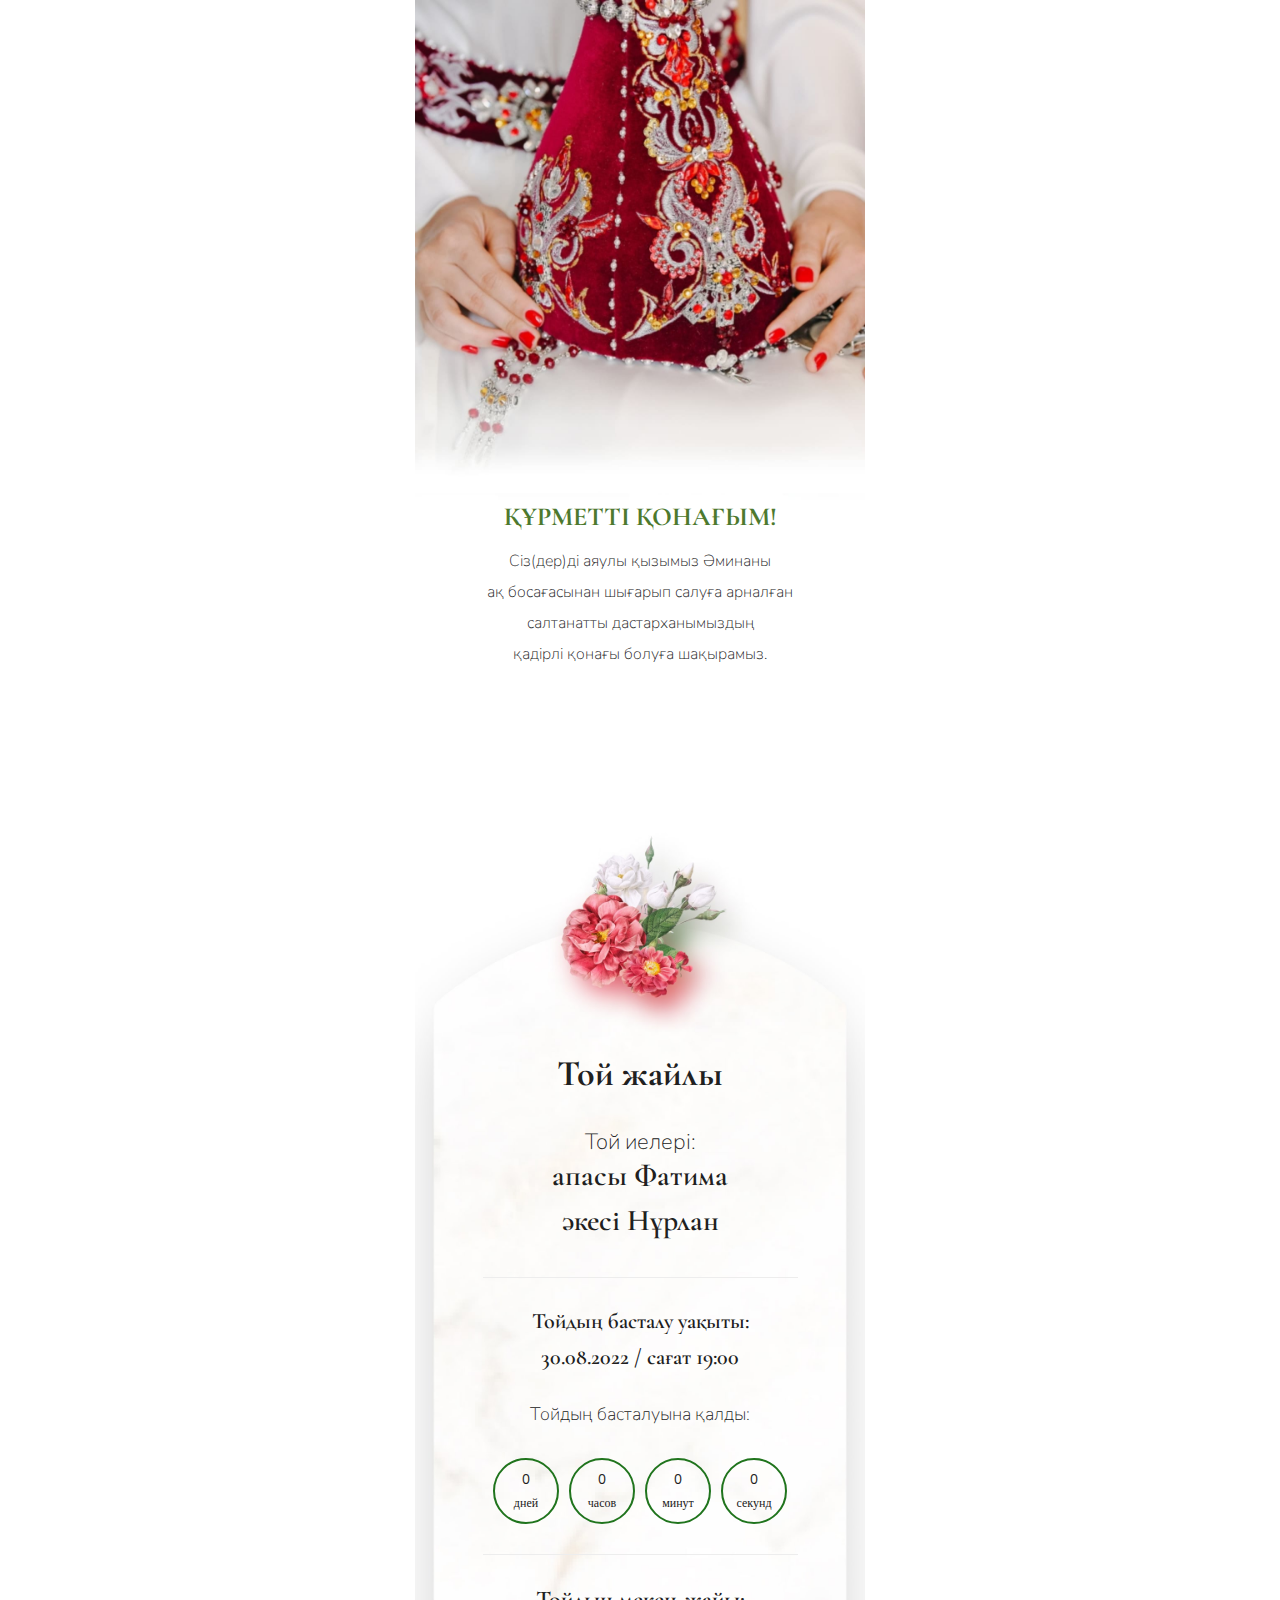
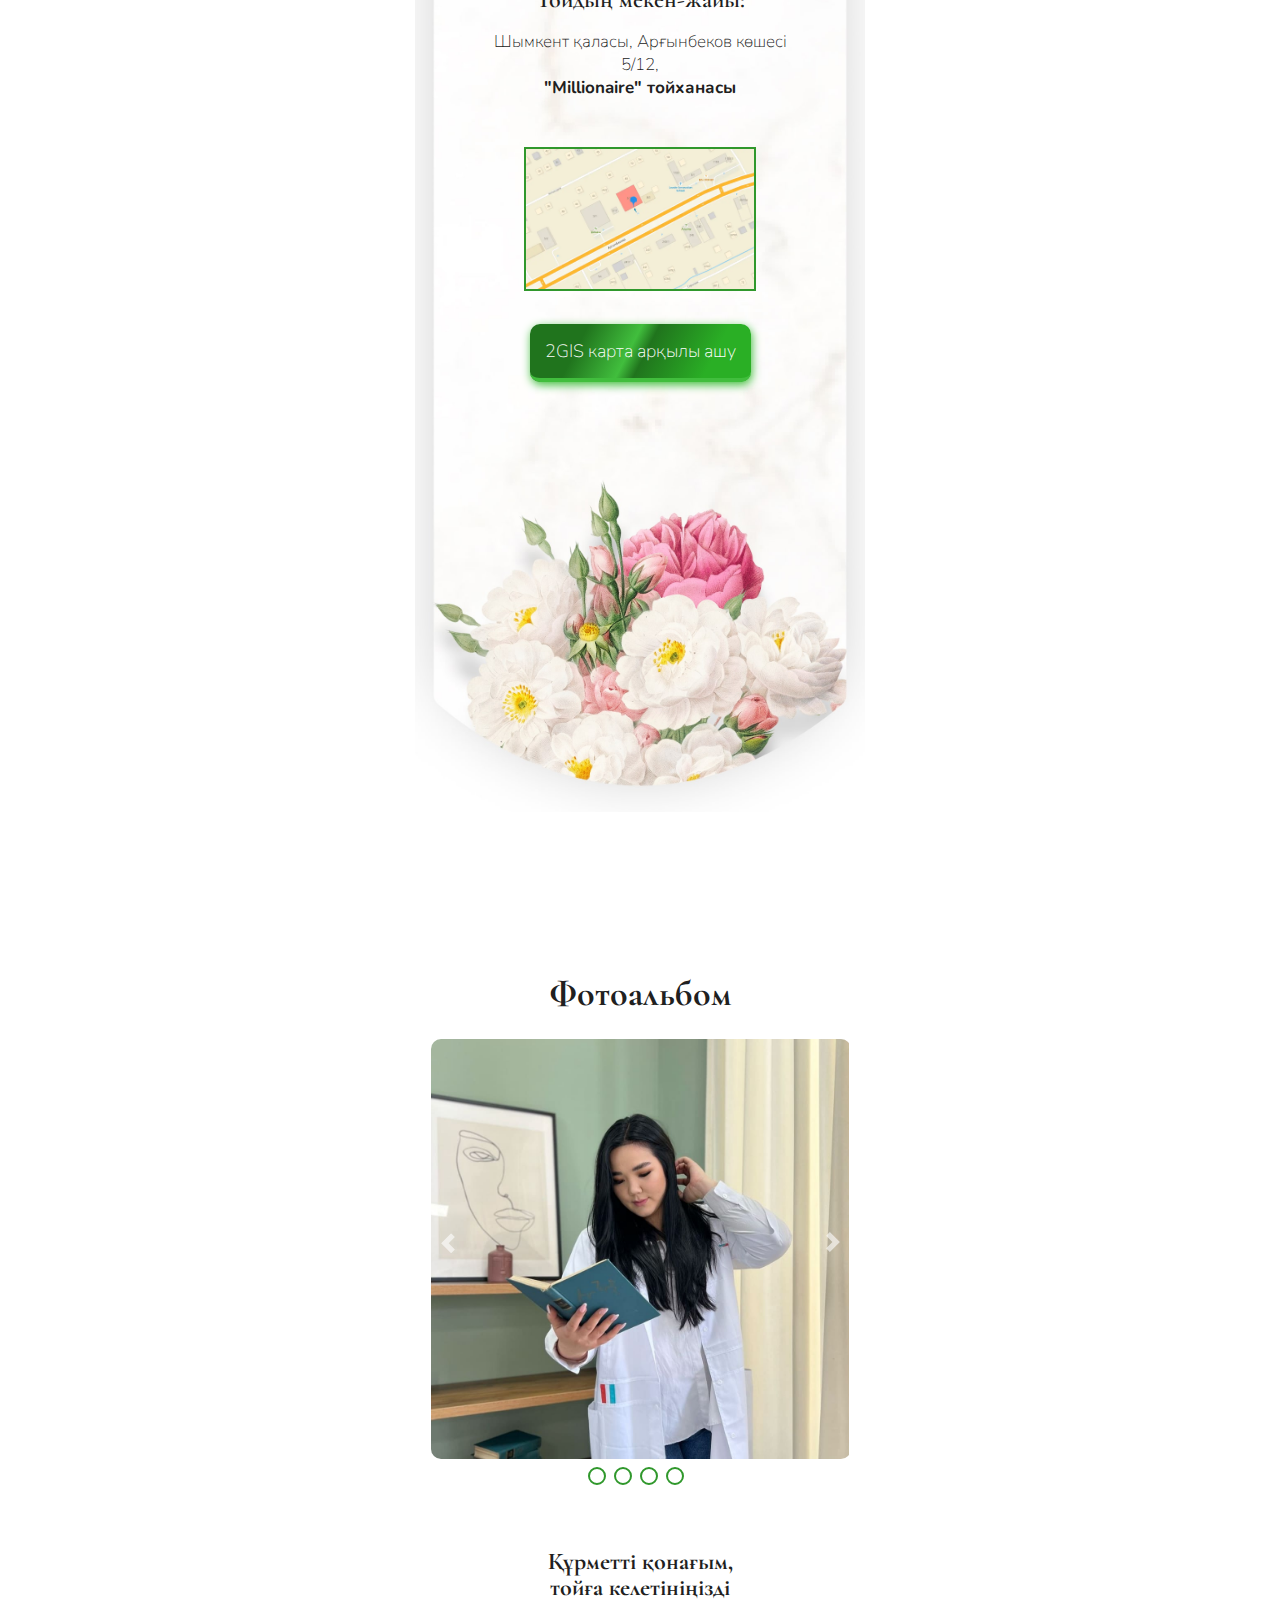
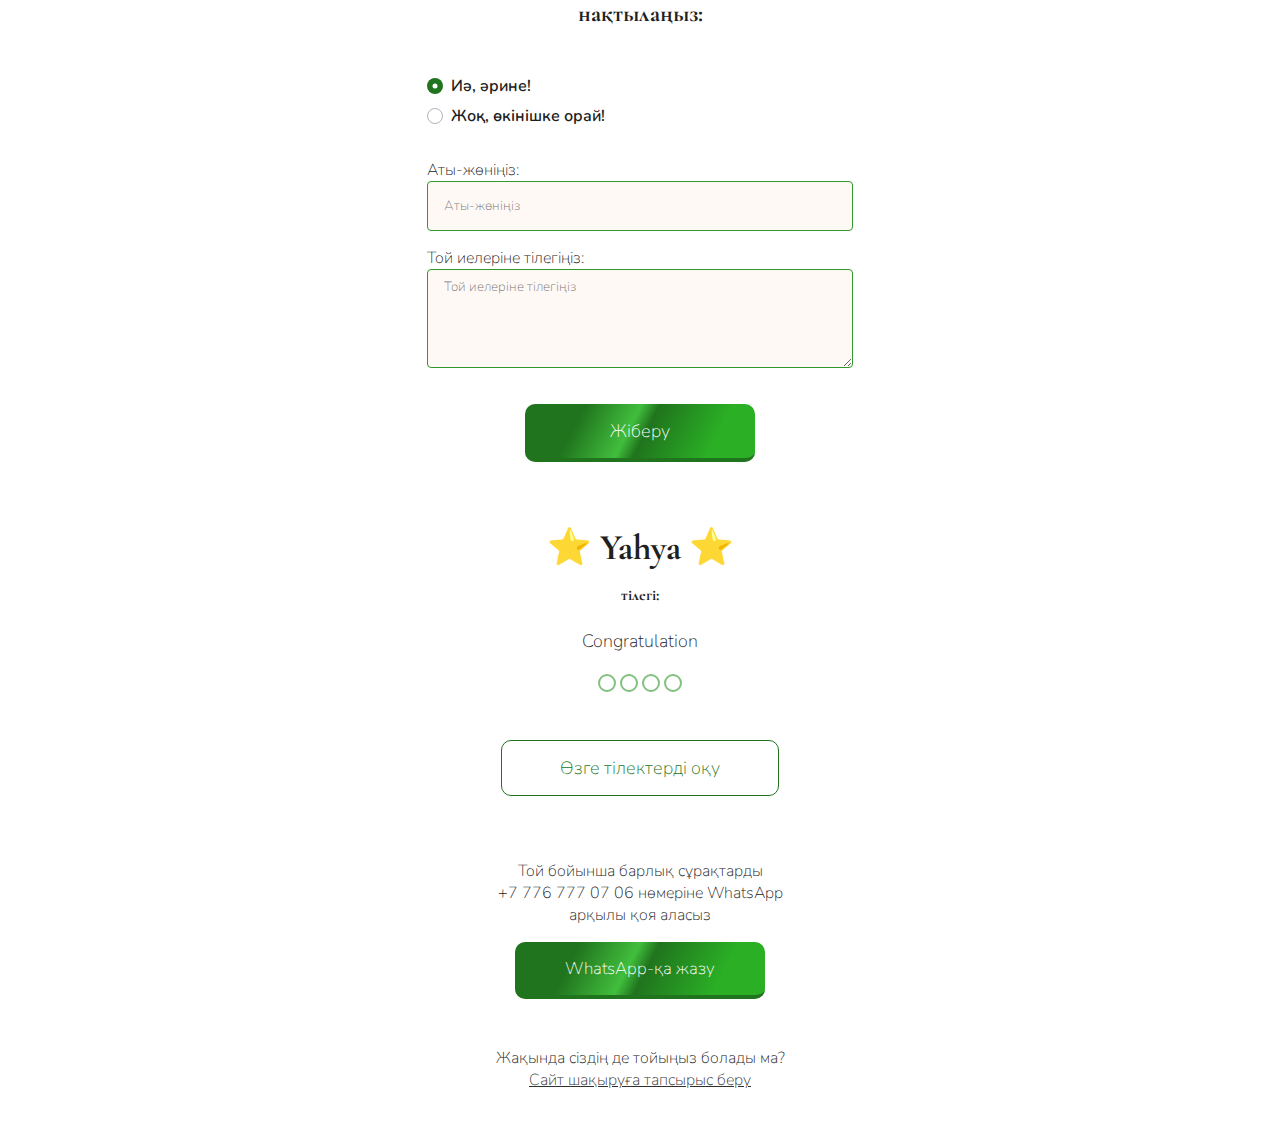
<file: index.html>
<!DOCTYPE html>
<html lang="en">

<head>
    <meta charset="UTF-8">
    <meta http-equiv="X-UA-Compatible" content="IE=edge">
    <meta name="viewport" content="width=device-width, initial-scale=1.0">
    <link rel="icon" href="https://toiga1.shaqyru.kz/images/favicon.ico" type="image/x-icon">
    <link rel="stylesheet" href="./css/index.css">
    <link rel="stylesheet" href="./css/index-mobile.css">
    <title>Тойға шақыру</title>
</head>

<body>
    <main>
        <div class="greeting">
            <div class="desc">
                <h1 class="welcome font-cormorant-700">
                    Құрметті қонағым!
                </h1>
                <p class="greeting-p font-nunito">
                    Сіз(дер)ді аяулы қызымыз Әминаны <br>
                    ақ босағасынан шығарып салуға арналған<br>
                    салтанатты дастарханымыздың<br>
                    қадірлі қонағы болуға шақырамыз.<br>
                </p>
            </div>
        </div>
        <div class="invite-cntnr">
            <div class="invite">
                <div class="ttl-cntnr">
                    <h1 class="ttl font-cormorant-700">Той жайлы</h1>
                </div>
                <div class="hosts">
                    <h3 class="ttl font-nunito">Той иелері:</h3>
                    <div class="host1">
                        <h2 class="name font-cormorant-600">
                            апасы Фатима
                        </h2>
                    </div>
                    <div class="host2">
                        <h2 class="name font-cormorant-600">
                            әкесі Нұрлан
                        </h2>
                    </div>
                </div>
                <div class="hr"></div>
                <div class="wedding-date-cntnr">
                    <div class="date-ttl">
                        <h3 class="ttl font-cormorant-600">
                            Тойдың басталу уақыты:
                        </h3>
                    </div>
                    <div class="date-cntnr">
                        <p class="date font-cormorant-600">
                            30.08.2022 / сағат 19:00
                        </p>
                    </div>
                    <div class="date-timer">
                        <h3 class="ttl font-nunito">Тойдың басталуына қалды:</h3>
                        <div class="clocks">
                            <div class="days-cntnr clock-cntnr">
                                <div class="num">0</div>
                                <div class="days clock">дней</div>
                            </div>
                            <div class="hours-cntnr clock-cntnr">
                                <div class="num">0</div>
                                <div class="hours clock">часов</div>
                            </div>
                            <div class="moment-cntnr clock-cntnr">
                                <div class="num">0</div>
                                <div class="moment clock">минут</div>
                            </div>
                            <div class="seconds-cntnr clock-cntnr">
                                <div class="num">0</div>
                                <div class="seconds clock">секунд</div>
                            </div>
                        </div>
                    </div>
                </div>
                <div class="hr"></div>
                <div class="address-cntnr">
                    <div class="ttl-cntnr">
                        <h1 class="ttl font-cormorant-600">Тойдың мекен-жайы:</h1>
                    </div>
                    <div class="address">
                        <p class="address-p font-nunito">
                            Шымкент қаласы, Арғынбеков көшесі 5/12,
                            <br>
                            <span>"Millionaire" тойханасы</span>
                        </p>
                    </div>
                    <div class="map-cntnr">
                        <img src="./img/map.webp" alt="" width="1012" height="620" class="map">
                    </div>
                    <div class="gps-button">
                        <a href="https://go.2gis.com/vmvpt" target="_blank" class="gps-btn font-nunito">2GIS карта
                            арқылы ашу</a>
                    </div>
                </div>
            </div>
        </div>
        <div class="album">
            <div class="ttl-cntnr">
                <h1 class="ttl font-cormorant-700">Фотоальбом</h1>
            </div>
            <div class="slider-cntnr">
                <svg class="arrow-left" xmlns='http://www.w3.org/2000/svg' fill='#fff' width='8' height='8'
                    viewBox='0 0 8 8'>
                    <path d='M5.25 0l-4 4 4 4 1.5-1.5L4.25 4l2.5-2.5L5.25 0z' />
                </svg>
                <svg class="arrow-right" xmlns='http://www.w3.org/2000/svg' fill='#fff' width='8' height='8'
                    viewBox='0 0 8 8'>
                    <path d='M5.25 0l-4 4 4 4 1.5-1.5L4.25 4l2.5-2.5L5.25 0z' />
                </svg>
                <div class="imgs">
                    <img src="./img/foto1.jpg" width="1032" height="1032" alt="" class="foto view foto1">
                    <img src="./img/foto2.webp" width="1032" height="1032" alt="" class="foto view foto2">
                    <img src="./img/foto3.webp" width="1032" height="1032" alt="" class="foto view foto3">
                    <img src="./img/foto4.webp" width="1032" height="1032" alt="" class="foto view foto4">
                    <img src="./img/foto1.webp" width="1032" height="1032" alt="" class="foto foto5">
                    <img src="./img/foto2.webp" width="1032" height="1032" alt="" class="foto foto6">
                    <img src="./img/foto3.webp" width="1032" height="1032" alt="" class="foto foto7">
                    <img src="./img/foto4.webp" width="1032" height="1032" alt="" class="foto foto8">
                </div>
                <div class="dts-cntnr">
                    <div class="dts">
                        <button class="dt dt1" type="button">1</button>
                        <button class="dt dt2" type="button">2</button>
                        <button class="dt dt3" type="button">3</button>
                        <button class="dt dt4" type="button">4</button>
                    </div>
                </div>
            </div>
        </div>
        <div class="attend">
            <div class="ttl-cntnr">
                <h1 class="ttl font-cormorant-700">
                    Құрметті қонағым,
                    <br>
                    тойға келетініңізді нақтылаңыз:
                </h1>
            </div>
            <div class=" form">
                <form action="">
                    <div class="radio-btns">
                        <div class="yes-btn">
                            <div class="yes-div radio-div active">
                                <div class="dt"></div>
                            </div>
                            <label for="yes" class="label label-yes font-nunito-600">Иә, әрине!</label>
                        </div>
                        <div class="no-btn">
                            <div class="no-div radio-div">
                                <div class="dt"></div>
                            </div>
                            <label for="no" class="label label-no font-nunito-600">Жоқ, өкінішке орай!</label>
                        </div>
                    </div>
                    <div class="guest-name">
                        <label for="guest" class="label label-name font-nunito">Аты-жөніңіз:</label>
                        <input type="text" placeholder="Аты-жөніңіз" class="font-nunito" id="guest">
                    </div>
                    <div class="guest-cmnt">
                        <label for="cmnt" class="label label-cmnt font-nunito">Той иелеріне тілегіңіз:</label>
                        <textarea name="cmnt" id="cmnt" placeholder="Той иелеріне тілегіңіз"
                            class="font-nunito"></textarea>
                    </div>
                </form>
                <div class="btn-cntnr">
                    <button class="btn font-nunito">Жіберу</button>
                </div>
            </div>
            <div class="panel-cntnr">
                <div class="panel">
                    <div class="x">
                        <svg width="29" height="29" viewBox="0 0 29 29" fill="none" xmlns="http://www.w3.org/2000/svg">
                            <rect x="8.48535" y="5.65674" width="20" height="3.33333" rx="1.66667"
                                transform="rotate(45 8.48535 5.65674)" fill="#20741D"></rect>
                            <rect x="22.6274" y="8.48535" width="20" height="3.33333" rx="1.66667"
                                transform="rotate(135 22.6274 8.48535)" fill="#20741D"></rect>
                        </svg>
                    </div>
                    <div class="ttl-cntnr">
                        <h1 class="ttl font-cormorant-700">
                            Тілек білдіргеніңізге
                            үлкен рақмет!
                        </h1>
                    </div>
                    <div class="dcn-cntnr">
                        <p class="dcn font-nunito">
                            Сіз өзге қонақтардың тілегін ашып, оқи аласыз
                        </p>
                    </div>
                    <div class="btn-cntnr">
                        <a href="cmnts.html" target="_blank" class="btn font-nunito">
                            Өзге тілектерді оқу
                        </a>
                    </div>
                </div>
            </div>
        </div>
        <div class="cmnts-cntnr">
            <div class="cmnts">
                <div class="cmnt-form cmnt-form1 view">
                    <h1 class="name font-cormorant-700">⭐ Yahya ⭐</h1>
                    <div class="☁ font-cormorant-700">
                        тілегі:
                    </div>
                    <div class="cmnt">
                        <p class="cmnt-p font-nunito">Congratulation</p>
                    </div>
                </div>
                <div class="cmnt-form cmnt-form2 view">
                    <h1 class="name font-cormorant-700">Ali</h1>
                    <div class="☁ font-cormorant-700">
                        тілегі:
                    </div>
                    <div class="cmnt">
                        <p class="cmnt-p font-nunito">Congratulation</p>
                    </div>
                </div>
                <div class="cmnt-form cmnt-form3">
                    <h1 class="name font-cormorant-700">⭐ Yahya ⭐</h1>
                    <div class="☁ font-cormorant-700">
                        тілегі:
                    </div>
                    <div class="cmnt">
                        <p class="cmnt-p font-nunito">Congratulation</p>
                    </div>
                </div>
                <div class="cmnt-form cmnt-form4">
                    <h1 class="name font-cormorant-700">Ali</h1>
                    <div class="☁ font-cormorant-700">
                        тілегі:
                    </div>
                    <div class="cmnt">
                        <p class="cmnt-p font-nunito">Congratulation</p>
                    </div>
                </div>
            </div>
            <div class="dts-cntnr">
                <div class="dts">
                    <button class="dt dt1">1</button>
                    <button class="dt dt1">2</button>
                    <button class="dt dt1">3</button>
                    <button class="dt dt1">4</button>
                </div>
            </div>
            <div class="btn-cntnr">
                <a href="cmnts.html" class="btn font-nunito">
                    Өзге тілектерді оқу
                </a>
            </div>
        </div>
    </main>
    <footer>
        <div class="faq">
            <p class="p-faq font-nunito">
                Той бойынша барлық сұрақтарды <br>
                +7 776 777 07 06 нөмеріне WhatsApp <br>
                арқылы қоя аласыз
            </p>
            <div class="btn-cntnr">
                <a href="https://api.whatsapp.com/send?phone=77767770706" target="_blank" class="btn font-nunito">
                    WhatsApp-қа жазу
                </a>
            </div>
        </div>
        <div class="request">
            <p class="p-req font-nunito">
                Жақында сіздің де тойыңыз болады ма? <br>
                <a href="#">Сайт шақыруға тапсырыс беру</a>
            </p>
        </div>
    </footer>
</body>
<script src="./js/index.js"></script>

</html>
</file>
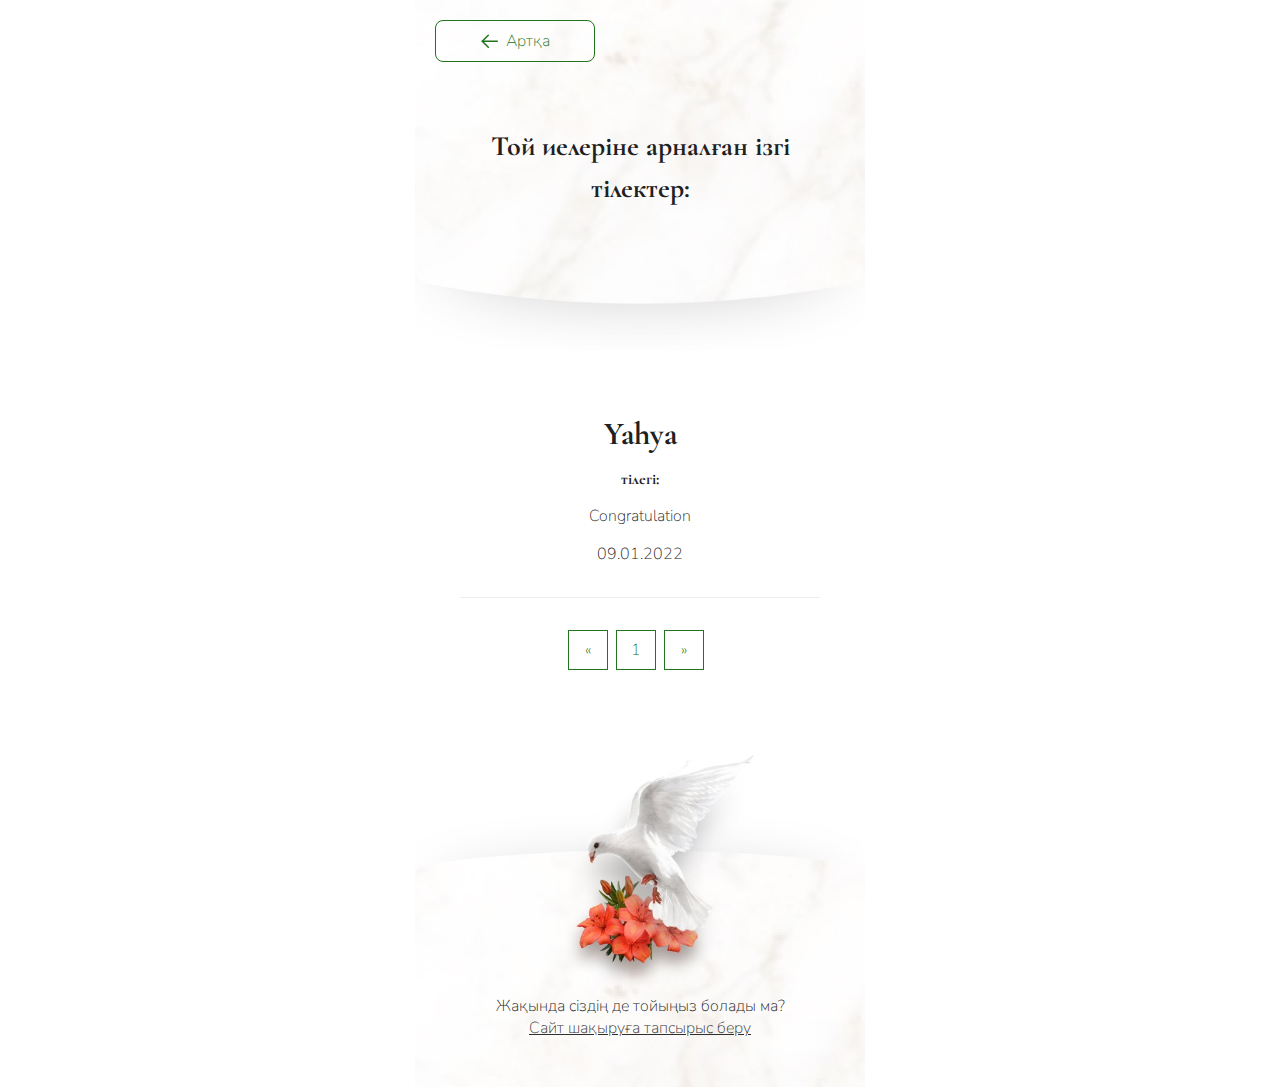
<file: cmnts.html>
<!DOCTYPE html>
<html lang="en">

<head>
    <meta charset="UTF-8">
    <meta http-equiv="X-UA-Compatible" content="IE=edge">
    <meta name="viewport" content="width=device-width, initial-scale=1.0">
    <link rel="icon" href="https://toiga1.shaqyru.kz/images/favicon.ico" type="image/x-icon">
    <link rel="stylesheet" href="./css/index.css">
    <link rel="stylesheet" href="./css/index-mobile.css">
    <title>Тойға шақыру</title>
</head>

<body class="sub-page">
    <main>
        <div class="roof-img">
            <div class="btn-cntnr">
                <a href="index.html" class="btn-arrow font-nunito" type="button">
                    <svg width="17" height="15" viewBox="0 0 17 15" fill="none" xmlns="http://www.w3.org/2000/svg">
                        <path d="M1.25 7.27429L16.25 7.27429" stroke="#20741D" stroke-width="1.5" stroke-linecap="round"
                            stroke-linejoin="round"></path>
                        <path d="M7.2998 13.2987L1.2498 7.27469L7.2998 1.24969" stroke="#20741D" stroke-width="1.5"
                            stroke-linecap="round" stroke-linejoin="round"></path>
                    </svg>
                    Артқа
                </a>
            </div>
            <div class="ttl-cntnr">
                <h1 class="ttl font-cormorant-700">Той иелеріне арналған ізгі <br> тілектер:</h1>
            </div>
        </div>
        <div class="cmnts-cntnr">
            <div class="cmnt-form cmnt-form1">
                <h1 class="name font-cormorant-700">Yahya</h1>
                <div class="☁ font-cormorant-700">
                    тілегі:
                </div>
                <div class="cmnt">
                    <p class="cmnt-p font-nunito">Congratulation</p>
                </div>
                <div class="date font-nunito">
                    09.01.2022
                </div>
            </div>
            <div class="hr"></div>
        </div>
        <div class="indicators">
            <div class="arrow-left sqr font-nunito">
                <span>«</span>
            </div>
            <div class="i1 sqr font-nunito">
                <span>1</span>
            </div>
            <div class="arrow-right sqr font-nunito">
                <span>»</span>
            </div>
        </div>
        <div class="floor"></div>
    </main>
    <footer>
        <div class="request">
            <p class="p-req font-nunito">
                Жақында сіздің де тойыңыз болады ма? <br>
                <a href="#">Сайт шақыруға тапсырыс беру</a>
            </p>
        </div>
    </footer>
</body>
<script src="./js/cmnt.js"></script>

</html>
</file>
<file: css/index.css>
@import url("https://fonts.googleapis.com/css2?family=Cormorant+Garamond:wght@400;600;700&family=Nunito:wght@200;600;700&family=Open+Sans:wght@300;400;500&family=Port+Lligat+Slab&display=swap");
@font-face {
  src: url("/fonts/Cormorant_Garamond/CormorantGaramond-SemiBold.ttf");
  font-family: Cormorant-600;
}
@font-face {
  src: url("/fonts/Cormorant_Garamond/CormorantGaramond-Bold.ttf");
  font-family: Cormorant-700;
}
@font-face {
  src: url("/fonts/Futura/futura-pt-light.ttf");
  font-family: FuturaPT-400;
}
*,
*::after,
*::before {
  box-sizing: border-box;
  margin: 0;
  padding: 0;
}

body {
  display: flex;
  flex-direction: column;
  align-content: center;
  width: 100vw;
  min-height: 100vh;
  overflow-x: hidden;
  background-color: #fff;
  color: #202020;
}

.font-cormorant-700 {
  font-family: "Cormorant Garamond", serif;
  font-weight: 700;
}

.font-cormorant-600 {
  font-family: "Cormorant Garamond", serif;
  font-weight: 600;
}

.font-cormorant-400 {
  font-family: "Cormorant Garamond", serif;
  font-weight: 400;
}

.font-nunito {
  font-family: "Nunito", sans-serif;
  font-weight: 200;
}

.font-nunito-600 {
  font-family: "Nunito", sans-serif;
  font-weight: 600;
}

.font-nunito-700 {
  font-family: "Nunito" sans-serif;
  font-weight: 700;
}

main .greeting {
  background-image: url("../img/fon44.jpg");
  background-size: 100%;
  background-repeat: no-repeat;
  background-position: center 0;
  max-width: 450px;
  margin-left: auto;
  margin-right: auto;
  display: flex;
  flex-direction: column;
  justify-content: flex-end;
  align-items: center;
  min-height: 740px;
}
main .greeting .desc {
  display: flex;
  flex-direction: column;
  justify-content: space-around;
  text-align: center;
}
main .greeting .desc .welcome {
  text-transform: uppercase;
  font-size: 29px;
  color: #4d792e;
}
main .greeting .desc .greeting-p {
  font-size: 18px;
  margin-top: 14px;
  margin-bottom: 30px;
  line-height: 31px;
  color: #202020;
}
main .invite-cntnr {
  background-image: url("../img/fon-2.jpg");
  background-position: center 0;
  background-repeat: no-repeat;
  background-size: 100%;
  min-height: 1600px;
  max-width: 450px;
  margin: 0 auto;
}
main .invite-cntnr .invite {
  display: flex;
  flex-direction: column;
  align-items: center;
  height: 1500px;
  padding-top: 14rem;
  text-align: center;
}
main .invite-cntnr .invite .ttl-cntnr {
  margin-bottom: 2rem;
}
main .invite-cntnr .invite .ttl-cntnr .ttl {
  font-size: 36px;
}
main .invite-cntnr .invite .hosts .ttl {
  font-size: 22px;
  font-weight: 200;
}
main .invite-cntnr .invite .hosts .host1,
main .invite-cntnr .invite .hosts .host2 {
  font-size: 20px;
  margin-bottom: 0.5rem;
}
main .invite-cntnr .invite .wedding-date-cntnr .date-ttl {
  margin-bottom: 0.6rem;
}
main .invite-cntnr .invite .wedding-date-cntnr .date-ttl .ttl {
  font-size: 22px;
}
main .invite-cntnr .invite .wedding-date-cntnr .date-cntnr {
  margin-bottom: 3rem;
}
main .invite-cntnr .invite .wedding-date-cntnr .date-cntnr .date {
  font-size: 22px;
}
main .invite-cntnr .invite .wedding-date-cntnr .date-timer .ttl {
  font-size: 18px;
  font-weight: 200;
  margin-bottom: 3rem;
}
main .invite-cntnr .invite .wedding-date-cntnr .date-timer .clocks {
  display: flex;
  justify-content: space-between;
}
main .invite-cntnr .invite .wedding-date-cntnr .date-timer .clocks .clock-cntnr {
  margin-right: 0.7rem;
  width: 66px;
  height: 66px;
  display: flex;
  flex-direction: column;
  justify-content: space-evenly;
  border: 2px solid #20741d;
  border-radius: 50%;
}
main .invite-cntnr .invite .wedding-date-cntnr .date-timer .clocks .clock-cntnr .num,
main .invite-cntnr .invite .wedding-date-cntnr .date-timer .clocks .clock-cntnr .clock {
  line-height: 1;
  color: rgb(32, 32, 32);
}
main .invite-cntnr .invite .wedding-date-cntnr .date-timer .clocks .clock-cntnr .num {
  font-size: 14px;
  font-family: "Open Sans", sans-serif;
}
main .invite-cntnr .invite .wedding-date-cntnr .date-timer .clocks .clock-cntnr .clock {
  font-size: 12px;
  font-family: "Port Lligat Slab", serif;
}
main .invite-cntnr .invite .address-cntnr {
  text-align: center;
}
main .invite-cntnr .invite .address-cntnr .ttl-cntnr {
  margin-bottom: 1rem;
}
main .invite-cntnr .invite .address-cntnr .ttl-cntnr .ttl {
  font-size: 24px;
}
main .invite-cntnr .invite .address-cntnr .address {
  margin-bottom: 3rem;
}
main .invite-cntnr .invite .address-cntnr .address .address-p {
  font-size: 17px;
}
main .invite-cntnr .invite .address-cntnr .address .address-p span {
  font-weight: 700;
}
main .invite-cntnr .invite .address-cntnr .map-cntnr {
  margin-bottom: 3rem;
  border: 2px solid #30982C;
}
main .invite-cntnr .invite .address-cntnr .map-cntnr .map {
  width: 332px;
  height: 203px;
}
main .invite-cntnr .invite .address-cntnr .gps-button .gps-btn {
  text-decoration: none;
  color: #fff;
  font-size: 18px;
  text-align: center;
  background: linear-gradient(117.06deg, #20741D 23.73%, #41BE3D 45.38%, #20741D 52.48%, #2AAF25 80.6%);
  border-radius: 10px;
  padding: 15px;
  border-bottom: 4px solid #41BE3D;
  box-shadow: 1px 3px 10px #41BE3D;
}
main .invite-cntnr .invite .hr {
  width: 70%;
  height: 1px;
  background-color: #EDEDED;
  margin: 30px 0;
}
main .album {
  max-width: 450px;
}
main .attend {
  max-width: 450px;
}
main .cmnts-cntnr {
  max-width: 450px;
}

.sub-page main .roof-img {
  background-image: url("..//img/tfon-1.jpg");
  background-size: 100%;
  background-position: center 0;
  background-repeat: no-repeat;
}/*# sourceMappingURL=index.css.map */
</file>
<file: css/index-mobile.css>
@charset "UTF-8";
@media (min-width: 320px) {
  main {
    margin-bottom: 4rem;
  }
  main .greeting {
    min-height: 602px;
    margin-bottom: 7rem;
  }
  main .greeting .desc .welcome {
    font-size: 26px;
  }
  main .greeting .desc .greeting-p {
    font-size: 16px;
  }
  main .invite-cntnr {
    background-size: cover;
    margin-bottom: 10rem;
  }
  main .invite-cntnr .invite {
    padding-top: 15rem;
  }
  main .invite-cntnr .invite .wedding-date-cntnr .date-cntnr {
    margin-bottom: 2rem;
  }
  main .invite-cntnr .invite .wedding-date-cntnr .date-timer .ttl {
    margin-bottom: 2rem;
  }
  main .invite-cntnr .invite .wedding-date-cntnr .date-timer .clocks {
    width: 294px;
  }
  main .invite-cntnr .invite .wedding-date-cntnr .date-timer .clocks .clock-cntnr {
    margin-right: 0;
  }
  main .invite-cntnr .invite .address-cntnr .address {
    width: 300px;
    margin: 0 auto 3rem;
  }
  main .invite-cntnr .invite .address-cntnr .map-cntnr {
    width: -webkit-fit-content;
    width: -moz-fit-content;
    width: fit-content;
    height: 144px;
    margin: 0 auto 3rem;
  }
  main .invite-cntnr .invite .address-cntnr .map-cntnr .map {
    width: 228px;
    height: 140px;
  }
  main .album {
    margin-bottom: 3rem;
  }
  main .album .ttl-cntnr {
    margin-bottom: 1.5rem;
  }
  main .album .ttl-cntnr .ttl {
    font-size: 36px;
    color: #202020;
    text-align: center;
  }
  main .album .slider-cntnr {
    display: flex;
    flex-direction: column;
    overflow-x: hidden;
    position: relative;
  }
  main .album .slider-cntnr .imgs {
    margin-bottom: 0.5rem;
    display: grid;
    grid-template-columns: repeat(8, calc(100vw - 30px));
    grid-template-rows: 100%;
    grid-template-areas: "foto1 foto2 foto3 foto4 foto5 foto6 foto7 foto8";
    padding-left: 1rem;
  }
  main .album .slider-cntnr .imgs .foto {
    width: 100%;
    height: calc(100vw - 30px);
    max-width: 420px;
    max-height: 420px;
    border-radius: 10px;
    justify-self: center;
  }
  main .album .slider-cntnr .imgs .foto1 {
    grid-area: foto1;
  }
  main .album .slider-cntnr .imgs .foto2 {
    grid-area: foto2;
  }
  main .album .slider-cntnr .imgs .foto3 {
    grid-area: foto3;
  }
  main .album .slider-cntnr .imgs .foto4 {
    grid-area: foto4;
  }
  main .album .slider-cntnr .imgs .foto5 {
    grid-area: foto5;
  }
  main .album .slider-cntnr .imgs .foto6 {
    grid-area: foto6;
  }
  main .album .slider-cntnr .imgs .foto7 {
    grid-area: foto7;
  }
  main .album .slider-cntnr .imgs .foto8 {
    grid-area: foto8;
  }
  main .album .slider-cntnr svg {
    position: absolute;
    width: 20px;
    height: 20px;
    top: 44%;
    transform: translateY(-44%);
    z-index: 1;
    cursor: pointer;
    opacity: 0.6;
  }
  main .album .slider-cntnr svg:hover {
    opacity: 1;
  }
  main .album .slider-cntnr .arrow-left {
    left: 5%;
  }
  main .album .slider-cntnr .arrow-right {
    right: 5%;
    transform: translateY(-50%) rotateY(180deg);
  }
  main .album .slider-cntnr .dts-cntnr {
    margin-bottom: 1rem;
    width: 100%;
  }
  main .album .slider-cntnr .dts-cntnr .dts {
    display: flex;
    justify-content: center;
  }
  main .album .slider-cntnr .dts-cntnr .dts .dt {
    font-size: 0;
    -webkit-appearance: none;
       -moz-appearance: none;
            appearance: none;
    outline: none;
    border: 2px solid #30982C;
    width: 18px;
    height: 18px;
    background-color: #fff;
    border-radius: 50%;
    -webkit-animation: 0.5s 0s ease forwards;
            animation: 0.5s 0s ease forwards;
    margin-right: 0.5rem;
  }
  main .album .slider-cntnr:after, main .album .slider-cntnr:before {
    content: "";
    height: calc(100vw - 30px);
    width: 16px;
    max-height: 420px;
    background-color: #fff;
    position: absolute;
    z-index: 3;
  }
  main .album .slider-cntnr:before {
    left: 0;
  }
  main .album .slider-cntnr::after {
    right: 0;
  }
  main .attend {
    margin: 0 0.75rem 4rem;
  }
  main .attend > .ttl-cntnr {
    text-align: center;
    margin-bottom: 3rem;
  }
  main .attend > .ttl-cntnr .ttl {
    font-size: 24px;
    line-height: 26px;
    width: 200px;
    margin: 0 auto;
  }
  main .attend .form .radio-btns {
    margin-bottom: 2rem;
  }
  main .attend .form .radio-btns .yes-btn,
main .attend .form .radio-btns .no-btn {
    display: flex;
    align-items: center;
  }
  main .attend .form .radio-btns .yes-btn {
    margin-bottom: 0.5rem;
  }
  main .attend .form .radio-btns .radio-div {
    display: inline-block;
    width: 16px;
    height: 16px;
    border: 1px solid #adb5bd;
    border-radius: 50%;
    position: relative;
    margin-right: 0.5rem;
  }
  main .attend .form .radio-btns .radio-div .dt {
    background-color: #fff;
    width: 5px;
    height: 5px;
    border-radius: 50%;
    position: absolute;
    left: 50%;
    top: 50%;
    transform: translate(-50%, -50%);
  }
  main .attend .form .radio-btns .radio-div:hover {
    border: 1px solid #20741d;
  }
  main .attend .form .radio-btns .active {
    background-color: #20741d;
    border: none;
  }
  main .attend .form .guest-name {
    margin-bottom: 1rem;
  }
  main .attend .form .guest-name .label {
    display: block;
  }
  main .attend .form .guest-name #guest {
    background-color: #FFF9F5;
    border: 1px solid #30982C;
    height: 50px;
    padding-left: 1rem;
    width: 100%;
    border-radius: 4px;
  }
  main .attend .form .guest-name input.active {
    border: 2px solid #dc3545 !important;
  }
  main .attend .form .guest-cmnt {
    margin-bottom: 2rem;
  }
  main .attend .form .guest-cmnt #cmnt {
    height: 99px;
    background-color: #FFF9F5;
    border: 1px solid #30982C;
    border-radius: 4px;
    width: 100%;
    padding: 0.5rem 0 0 1rem;
  }
  main .attend .form .guest-cmnt textarea.active {
    border: 2px solid #dc3545 !important;
  }
  main .attend .form .btn-cntnr {
    display: flex;
    justify-content: center;
  }
  main .attend .form .btn-cntnr .btn {
    padding: 15px 85px;
    font-size: 18px;
    color: #fff;
    background: linear-gradient(117.06deg, #20741D 23.73%, #41BE3D 45.38%, #20741D 52.48%, #2AAF25 80.6%);
    border-radius: 10px;
    border: none;
    border-bottom: 4px solid #20741D;
    box-shadow: 1px 3px 10px;
  }
  main .attend .panel-cntnr {
    background-color: rgba(0, 0, 0, 0.65);
    position: fixed;
    top: 0;
    left: 0;
    width: 100vw;
    height: 100vh;
    z-index: 4;
    display: none;
    justify-content: center;
    align-items: center;
  }
  main .attend .panel-cntnr .panel {
    width: 90%;
    background-color: #fff;
    display: flex;
    flex-direction: column;
    position: relative;
    padding: 30px 0 45px;
  }
  main .attend .panel-cntnr .panel .x {
    position: absolute;
    top: 0;
    right: 0;
  }
  main .attend .panel-cntnr .panel .ttl-cntnr {
    margin-bottom: 2rem;
    padding-top: 20px;
  }
  main .attend .panel-cntnr .panel .ttl-cntnr .ttl {
    font-size: 28px;
    text-align: center;
    line-height: 30px;
    width: 300px;
    margin: 0 auto;
  }
  main .attend .panel-cntnr .panel .dcn-cntnr .dcn {
    font-size: 18px;
    text-align: center;
    width: 350px;
    margin: 0 auto 2rem;
  }
  main .attend .panel-cntnr .panel .btn-cntnr {
    display: flex;
    justify-content: center;
  }
  main .attend .panel-cntnr .panel .btn-cntnr .btn {
    font-size: 18px;
    text-align: center;
    color: #fff;
    background: linear-gradient(117.06deg, #20741D 23.73%, #41BE3D 45.38%, #20741D 52.48%, #2AAF25 80.6%);
    border-radius: 10px;
    border-bottom: 4px solid #20741D;
    text-decoration: none;
    box-shadow: 1px 3px 10px #20741D;
    padding: 15px 30px;
  }
  main .cmnts-cntnr {
    display: flex;
    flex-direction: column;
    align-items: center;
    overflow: hidden;
  }
  main .cmnts-cntnr .cmnts {
    margin-bottom: 1rem;
    text-align: center;
    display: flex;
    justify-content: center;
    align-items: center;
    align-self: flex-start;
  }
  main .cmnts-cntnr .cmnts .cmnt-form {
    width: 100vw;
    max-width: 450px;
  }
  main .cmnts-cntnr .cmnts .cmnt-form .name {
    margin-bottom: 1rem;
    font-size: 36px;
  }
  main .cmnts-cntnr .cmnts .cmnt-form .☁ {
    margin-bottom: 1.5rem;
    text-align: center;
  }
  main .cmnts-cntnr .cmnts .cmnt-form .cmnt .cmnt-p {
    font-size: 18px;
  }
  main .cmnts-cntnr .dts-cntnr {
    margin-bottom: 3rem;
  }
  main .cmnts-cntnr .dts-cntnr .dts .dt {
    font-size: 0;
    -webkit-appearance: none;
       -moz-appearance: none;
            appearance: none;
    outline: none;
    border: 2px solid #30982C;
    width: 18px;
    height: 18px;
    background-color: #fff;
    border-radius: 50%;
    -webkit-animation: 0.5s 0s ease forwards;
            animation: 0.5s 0s ease forwards;
    opacity: 0.6;
  }
  main .cmnts-cntnr .btn-cntnr {
    display: flex;
    justify-content: center;
  }
  main .cmnts-cntnr .btn-cntnr .btn {
    color: #20741D;
    font-size: 18px;
    border: 1px solid #20741D;
    padding: 15px 58px;
    text-align: center;
    border-radius: 10px;
    text-decoration: none;
    margin: 0 auto;
  }
  .sub-page main .roof-img {
    min-height: 350px;
    max-width: 450px;
    position: relative;
    margin-bottom: 4rem;
  }
  .sub-page main .roof-img .btn-cntnr {
    display: flex;
    justify-content: flex-start;
    align-items: flex-start;
    padding-top: 20px;
    padding-left: 20px;
  }
  .sub-page main .roof-img .btn-cntnr .btn-arrow {
    color: #20741D;
    border: 1px solid #20741D;
    padding: 9px 44.5px;
    text-align: center;
    border-radius: 8px;
    text-decoration: none;
    display: flex;
    justify-content: center;
    align-items: center;
  }
  .sub-page main .roof-img .btn-cntnr .btn-arrow svg {
    margin-right: 0.5rem;
  }
  .sub-page main .roof-img .ttl-cntnr {
    text-align: center;
    position: absolute;
    top: 50%;
    left: 50%;
    transform: translate(-50%, -50%);
    padding-bottom: 1rem;
    width: 300px;
  }
  .sub-page main .roof-img .ttl-cntnr .ttl {
    font-size: 28px;
    line-height: 42px;
  }
  .sub-page main .cmnts-cntnr {
    max-width: 450px;
  }
  .sub-page main .cmnts-cntnr .cmnt-form {
    text-align: center;
  }
  .sub-page main .cmnts-cntnr .cmnt-form .name {
    margin-bottom: 1rem;
  }
  .sub-page main .cmnts-cntnr .cmnt-form .☁ {
    margin-bottom: 1rem;
  }
  .sub-page main .cmnts-cntnr .cmnt-form .cmnt {
    margin-bottom: 1rem;
  }
  .sub-page main .cmnts-cntnr .hr {
    width: 80%;
    height: 1px;
    background-color: #EDEDED;
    margin: 2rem 0;
  }
  .sub-page main .indicators {
    display: flex;
    justify-content: center;
    align-items: center;
    flex-wrap: wrap;
    max-width: 450px;
  }
  .sub-page main .indicators .sqr {
    display: flex;
    justify-content: center;
    align-items: center;
    width: 40px;
    height: 40px;
    border: 1px solid #20741D;
    margin-right: 0.5rem;
    color: #20741D;
    cursor: pointer;
  }
  .sub-page main .indicators .sqr:hover span {
    text-decoration: underline;
  }
  .sub-page footer {
    background-image: url("../img/tfon-2.jpg");
    background-size: 100%;
    background-position: center 0;
    background-repeat: no-repeat;
    min-height: 353px;
    display: flex;
    justify-content: center;
    align-items: flex-end;
    max-width: 450px;
  }
  footer .faq {
    margin-bottom: 3rem;
  }
  footer .faq .p-faq {
    text-align: center;
    margin-bottom: 1rem;
  }
  footer .faq .btn-cntnr {
    display: flex;
    justify-content: center;
  }
  footer .faq .btn-cntnr .btn {
    padding: 15px 50px;
    font-size: 17px;
    color: #fff;
    background: linear-gradient(117.06deg, #20741D 23.73%, #41BE3D 45.38%, #20741D 52.48%, #2AAF25 80.6%);
    border-radius: 10px;
    border: none;
    border-bottom: 4px solid #20741D;
    box-shadow: 1px 3px 10px;
    text-decoration: none;
  }
  footer .request {
    margin-bottom: 3rem;
  }
  footer .request .p-req {
    text-align: center;
  }
  footer .request .p-req a {
    color: #303030;
  }
}
@media (min-width: 353px) {
  main .greeting {
    min-height: 620px;
  }
}
@media (min-width: 384px) {
  main .greeting {
    min-height: 650px;
  }
}
@media (min-width: 411px) {
  main .greeting {
    min-height: 670px;
  }
}
@media (min-width: 420px) {
  body {
    display: flex;
    align-items: center;
    flex-direction: column;
  }
  main .greeting {
    min-height: 700px;
  }
}
@media (min-width: 480px) {
  main .album .slider-cntnr .imgs {
    grid-template-columns: repeat(8, 420px);
  }
  .sub-page {
    display: flex;
    flex-direction: column;
    align-items: center;
  }
  .sub-page main,
.sub-page footer {
    width: 450px;
  }
}
@-webkit-keyframes clr_sld {
  0% {
    background-color: #fff;
  }
  100% {
    background-color: #30982C;
  }
}
@keyframes clr_sld {
  0% {
    background-color: #fff;
  }
  100% {
    background-color: #30982C;
  }
}
@-webkit-keyframes clr_sld_rad {
  0% {
    background-color: transparent;
  }
  100% {
    background-color: #20741d;
  }
}
@keyframes clr_sld_rad {
  0% {
    background-color: transparent;
  }
  100% {
    background-color: #20741d;
  }
}/*# sourceMappingURL=index-mobile.css.map */
</file>
